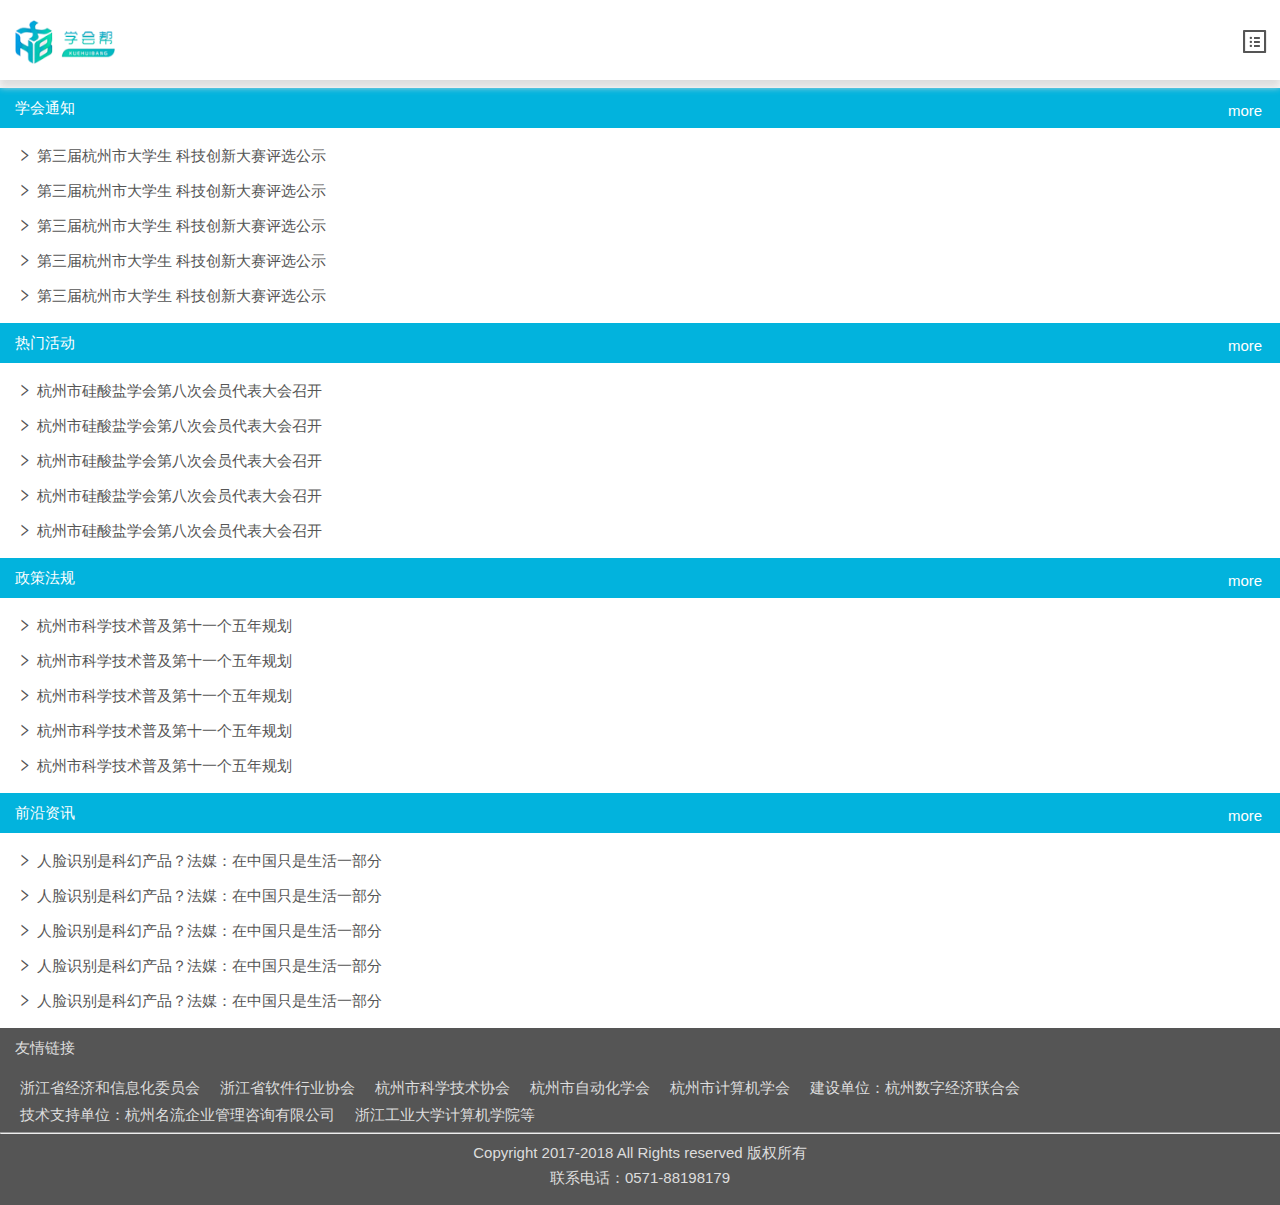
<file: wap/index.html>
<!DOCTYPE html>
<html lang="en">
<head>
    <meta charset="UTF-8">
    <title>学会帮手机站</title>
    <meta name="viewport" content="width=device-width, initial-scale=1.0">
    <link rel="stylesheet" href="css/base.css">
    <link rel="stylesheet" href="css/index.css">
</head>
<body>
    <header>
        <nav>
            <div class="head clearfix">
                <span><a href="index.html"><img src="./images/index_logo.png" alt="logo"></a></span>
                <span id="btn"><span class="iconfont nav_show">&#xe793;</span></span>
            </div>
            <div class="nav">
                <hr>
                <ul>
                    <li><a href="static/logup.html">登录</a></li>
                    <li><a href="static/login.html">注册</a></li>
                    <li><a href="#">学联体</a></li>
                    <li><a href="#">会员桥</a></li>
                    <li><a href="#">专家牛</a></li>
                    <li><a href="#">创新吧</a></li>
                    <li><a href="#">创业园</a></li>
                    <li><a href="#">投融汇</a></li>
                    <li><a href="#">竞技场</a></li>
                    <li><a href="#">实训坊</a></li>
                    <li><a href="#">个人中心</a></li>
                </ul>
            </div>
        </nav>
    </header>
    <section>
<!--学会通知-->
        <div class="top"></div>
        <div class="xhtz">
            <p>学会通知</p>
            <span><a href="static/more.html">more</a></span>
        </div>
        <div class="xhtz_nr">
            <ul>
                <li><span class="iconfont li_r">&#xe7eb;</span><a href="./static/news_detail.html">第三届杭州市大学生 科技创新大赛评选公示</a></li>
                <li><span class="iconfont li_r">&#xe7eb;</span><a href="./static/news_detail.html">第三届杭州市大学生 科技创新大赛评选公示</a></li>
                <li><span class="iconfont li_r">&#xe7eb;</span><a href="./static/news_detail.html">第三届杭州市大学生 科技创新大赛评选公示</a></li>
                <li><span class="iconfont li_r">&#xe7eb;</span><a href="./static/news_detail.html">第三届杭州市大学生 科技创新大赛评选公示</a></li>
                <li><span class="iconfont li_r">&#xe7eb;</span><a href="./static/news_detail.html">第三届杭州市大学生 科技创新大赛评选公示</a></li>
            </ul>
        </div>
<!--热门活动-->
        <div class="xhtz">
            <p>热门活动</p>
            <span><a href="static/more.html">more</a></span>
        </div>
        <div class="xhtz_nr">
            <ul>
                <li><span class="iconfont li_r">&#xe7eb;</span><a href="./static/news_detail.html">杭州市硅酸盐学会第八次会员代表大会召开</a></li>
                <li><span class="iconfont li_r">&#xe7eb;</span><a href="./static/news_detail.html">杭州市硅酸盐学会第八次会员代表大会召开</a></li>
                <li><span class="iconfont li_r">&#xe7eb;</span><a href="./static/news_detail.html">杭州市硅酸盐学会第八次会员代表大会召开</a></li>
                <li><span class="iconfont li_r">&#xe7eb;</span><a href="./static/news_detail.html">杭州市硅酸盐学会第八次会员代表大会召开</a></li>
                <li><span class="iconfont li_r">&#xe7eb;</span><a href="./static/news_detail.html">杭州市硅酸盐学会第八次会员代表大会召开</a></li>
            </ul>
        </div>
<!--政策法规-->
        <div class="xhtz">
            <p>政策法规</p>
            <span><a href="static/more.html">more</a></span>
        </div>
        <div class="xhtz_nr">
            <ul>
                <li><span class="iconfont li_r">&#xe7eb;</span><a href="./static/news_detail.html">杭州市科学技术普及第十一个五年规划</a></li>
                <li><span class="iconfont li_r">&#xe7eb;</span><a href="./static/news_detail.html">杭州市科学技术普及第十一个五年规划</a></li>
                <li><span class="iconfont li_r">&#xe7eb;</span><a href="./static/news_detail.html">杭州市科学技术普及第十一个五年规划</a></li>
                <li><span class="iconfont li_r">&#xe7eb;</span><a href="./static/news_detail.html">杭州市科学技术普及第十一个五年规划</a></li>
                <li><span class="iconfont li_r">&#xe7eb;</span><a href="./static/news_detail.html">杭州市科学技术普及第十一个五年规划</a></li>
            </ul>
        </div>
<!--前沿资讯-->
        <div class="xhtz">
            <p>前沿资讯</p>
            <span><a href="static/more.html">more</a></span>
        </div>
        <div class="xhtz_nr">
            <ul>
                <li><span class="iconfont li_r">&#xe7eb;</span><a href="./static/news_detail.html">人脸识别是科幻产品？法媒：在中国只是生活一部分</a></li>
                <li><span class="iconfont li_r">&#xe7eb;</span><a href="./static/news_detail.html">人脸识别是科幻产品？法媒：在中国只是生活一部分</a></li>
                <li><span class="iconfont li_r">&#xe7eb;</span><a href="./static/news_detail.html">人脸识别是科幻产品？法媒：在中国只是生活一部分</a></li>
                <li><span class="iconfont li_r">&#xe7eb;</span><a href="./static/news_detail.html">人脸识别是科幻产品？法媒：在中国只是生活一部分</a></li>
                <li><span class="iconfont li_r">&#xe7eb;</span><a href="./static/news_detail.html">人脸识别是科幻产品？法媒：在中国只是生活一部分</a></li>
            </ul>
        </div>
    </section>
    <footer>
        <div class="footer clearfix">
            <span>友情链接</span>
            <ul>
                <li><a target="_blank" href="http://www.zjjxw.gov.cn/">浙江省经济和信息化委员会</a></li>
                <li><a target="_blank" href="http://www.zsia.org/">浙江省软件行业协会</a></li>
                <li><a target="_blank" href="http://www.hkx.org.cn/">杭州市科学技术协会</a></li>
                <li><a target="_blank" href="http://www.hkx.org.cn/xhjj/lxxh.asp?id=17">杭州市自动化学会</a></li>
                <li><a target="_blank" href="http://www.hzcf.org.cn/">杭州市计算机学会</a></li>
                <li><a target="_blank" href="http://183.136.177.31/">建设单位：杭州数字经济联合会</a></li>
                <li><a target="_blank" href="http://www.hzmingxing.com/">技术支持单位：杭州名流企业管理咨询有限公司</a></li>
                <li><a target="_blank" href="http://www.hzmingxing.com/">浙江工业大学计算机学院等</a></li>
            </ul>
            <hr />
            <p>Copyright 2017-2018 All Rights reserved 版权所有</p>
            <p>联系电话：0571-88198179</p>
        </div>
    </footer>
    <script src="js/jquery-1.12.4.js"></script>
    <script>
        $(function () {
           $("#btn").click(function () {
                $(".nav").slideToggle(300);
               $(".iconfont").toggleClass("red");
           })
        });
    </script>
</body>
</html>
</file>
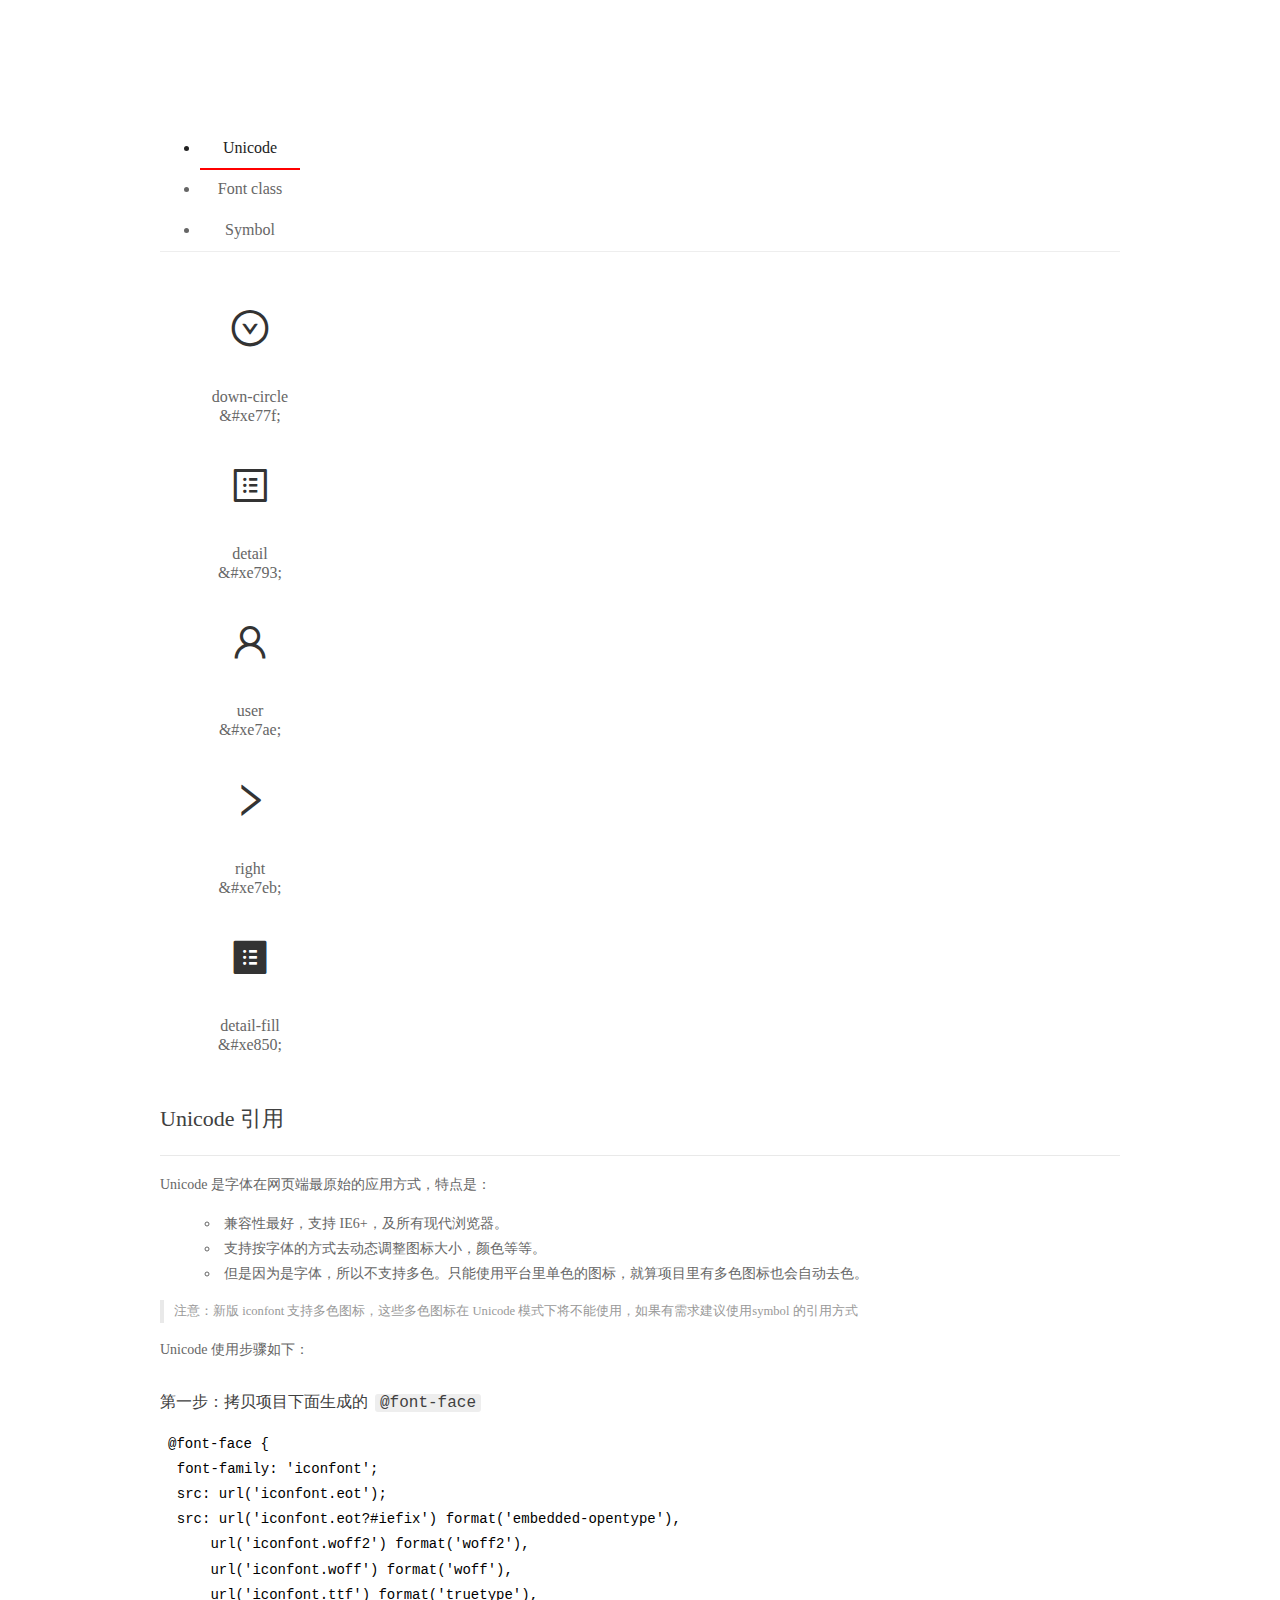
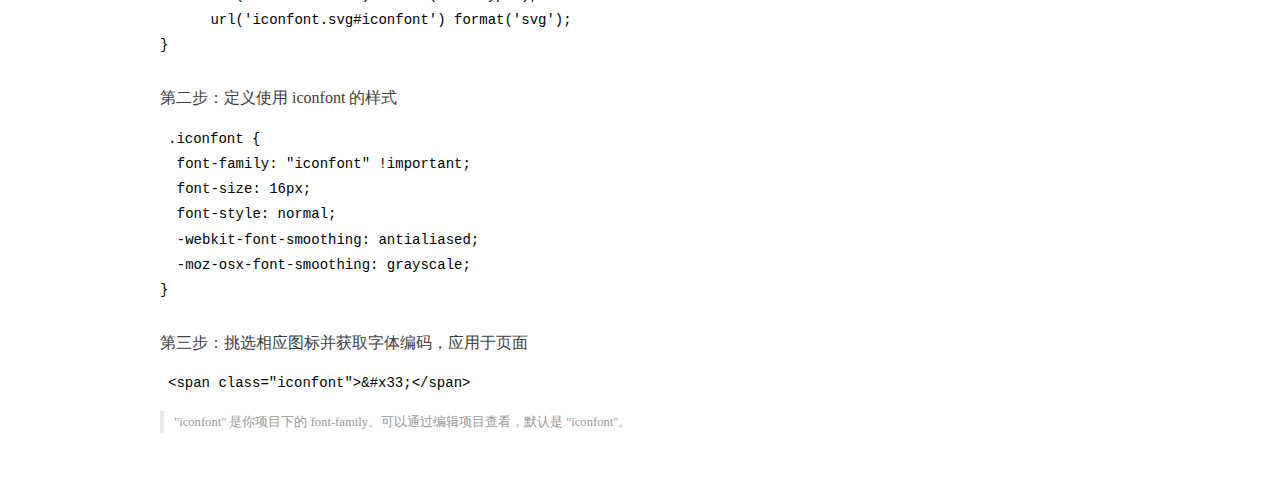
<file: wap/font/demo_index.html>
<!DOCTYPE html>
<html>
<head>
  <meta charset="utf-8"/>
  <title>IconFont Demo</title>
  <link rel="shortcut icon" href="https://gtms04.alicdn.com/tps/i4/TB1_oz6GVXXXXaFXpXXJDFnIXXX-64-64.ico" type="image/x-icon"/>
  <link rel="stylesheet" href="https://g.alicdn.com/thx/cube/1.3.2/cube.min.css">
  <link rel="stylesheet" href="demo.css">
  <link rel="stylesheet" href="iconfont.css">
  <script src="iconfont.js"></script>
  <!-- jQuery -->
  <script src="https://a1.alicdn.com/oss/uploads/2018/12/26/7bfddb60-08e8-11e9-9b04-53e73bb6408b.js"></script>
  <!-- 代码高亮 -->
  <script src="https://a1.alicdn.com/oss/uploads/2018/12/26/a3f714d0-08e6-11e9-8a15-ebf944d7534c.js"></script>
</head>
<body>
  <div class="main">
    <h1 class="logo"><a href="https://www.iconfont.cn/" title="iconfont 首页" target="_blank">&#xe86b;</a></h1>
    <div class="nav-tabs">
      <ul id="tabs" class="dib-box">
        <li class="dib active"><span>Unicode</span></li>
        <li class="dib"><span>Font class</span></li>
        <li class="dib"><span>Symbol</span></li>
      </ul>
      
    </div>
    <div class="tab-container">
      <div class="content unicode" style="display: block;">
          <ul class="icon_lists dib-box">
          
            <li class="dib">
              <span class="icon iconfont">&#xe77f;</span>
                <div class="name">down-circle</div>
                <div class="code-name">&amp;#xe77f;</div>
              </li>
          
            <li class="dib">
              <span class="icon iconfont">&#xe793;</span>
                <div class="name">detail</div>
                <div class="code-name">&amp;#xe793;</div>
              </li>
          
            <li class="dib">
              <span class="icon iconfont">&#xe7ae;</span>
                <div class="name">user</div>
                <div class="code-name">&amp;#xe7ae;</div>
              </li>
          
            <li class="dib">
              <span class="icon iconfont">&#xe7eb;</span>
                <div class="name">right</div>
                <div class="code-name">&amp;#xe7eb;</div>
              </li>
          
            <li class="dib">
              <span class="icon iconfont">&#xe850;</span>
                <div class="name">detail-fill</div>
                <div class="code-name">&amp;#xe850;</div>
              </li>
          
          </ul>
          <div class="article markdown">
          <h2 id="unicode-">Unicode 引用</h2>
          <hr>

          <p>Unicode 是字体在网页端最原始的应用方式，特点是：</p>
          <ul>
            <li>兼容性最好，支持 IE6+，及所有现代浏览器。</li>
            <li>支持按字体的方式去动态调整图标大小，颜色等等。</li>
            <li>但是因为是字体，所以不支持多色。只能使用平台里单色的图标，就算项目里有多色图标也会自动去色。</li>
          </ul>
          <blockquote>
            <p>注意：新版 iconfont 支持多色图标，这些多色图标在 Unicode 模式下将不能使用，如果有需求建议使用symbol 的引用方式</p>
          </blockquote>
          <p>Unicode 使用步骤如下：</p>
          <h3 id="-font-face">第一步：拷贝项目下面生成的 <code>@font-face</code></h3>
<pre><code class="language-css"
>@font-face {
  font-family: 'iconfont';
  src: url('iconfont.eot');
  src: url('iconfont.eot?#iefix') format('embedded-opentype'),
      url('iconfont.woff2') format('woff2'),
      url('iconfont.woff') format('woff'),
      url('iconfont.ttf') format('truetype'),
      url('iconfont.svg#iconfont') format('svg');
}
</code></pre>
          <h3 id="-iconfont-">第二步：定义使用 iconfont 的样式</h3>
<pre><code class="language-css"
>.iconfont {
  font-family: "iconfont" !important;
  font-size: 16px;
  font-style: normal;
  -webkit-font-smoothing: antialiased;
  -moz-osx-font-smoothing: grayscale;
}
</code></pre>
          <h3 id="-">第三步：挑选相应图标并获取字体编码，应用于页面</h3>
<pre>
<code class="language-html"
>&lt;span class="iconfont"&gt;&amp;#x33;&lt;/span&gt;
</code></pre>
          <blockquote>
            <p>"iconfont" 是你项目下的 font-family。可以通过编辑项目查看，默认是 "iconfont"。</p>
          </blockquote>
          </div>
      </div>
      <div class="content font-class">
        <ul class="icon_lists dib-box">
          
          <li class="dib">
            <span class="icon iconfont icon-down-circle"></span>
            <div class="name">
              down-circle
            </div>
            <div class="code-name">.icon-down-circle
            </div>
          </li>
          
          <li class="dib">
            <span class="icon iconfont icon-detail"></span>
            <div class="name">
              detail
            </div>
            <div class="code-name">.icon-detail
            </div>
          </li>
          
          <li class="dib">
            <span class="icon iconfont icon-user"></span>
            <div class="name">
              user
            </div>
            <div class="code-name">.icon-user
            </div>
          </li>
          
          <li class="dib">
            <span class="icon iconfont icon-right"></span>
            <div class="name">
              right
            </div>
            <div class="code-name">.icon-right
            </div>
          </li>
          
          <li class="dib">
            <span class="icon iconfont icon-detail-fill"></span>
            <div class="name">
              detail-fill
            </div>
            <div class="code-name">.icon-detail-fill
            </div>
          </li>
          
        </ul>
        <div class="article markdown">
        <h2 id="font-class-">font-class 引用</h2>
        <hr>

        <p>font-class 是 Unicode 使用方式的一种变种，主要是解决 Unicode 书写不直观，语意不明确的问题。</p>
        <p>与 Unicode 使用方式相比，具有如下特点：</p>
        <ul>
          <li>兼容性良好，支持 IE8+，及所有现代浏览器。</li>
          <li>相比于 Unicode 语意明确，书写更直观。可以很容易分辨这个 icon 是什么。</li>
          <li>因为使用 class 来定义图标，所以当要替换图标时，只需要修改 class 里面的 Unicode 引用。</li>
          <li>不过因为本质上还是使用的字体，所以多色图标还是不支持的。</li>
        </ul>
        <p>使用步骤如下：</p>
        <h3 id="-fontclass-">第一步：引入项目下面生成的 fontclass 代码：</h3>
<pre><code class="language-html">&lt;link rel="stylesheet" href="./iconfont.css"&gt;
</code></pre>
        <h3 id="-">第二步：挑选相应图标并获取类名，应用于页面：</h3>
<pre><code class="language-html">&lt;span class="iconfont icon-xxx"&gt;&lt;/span&gt;
</code></pre>
        <blockquote>
          <p>"
            iconfont" 是你项目下的 font-family。可以通过编辑项目查看，默认是 "iconfont"。</p>
        </blockquote>
      </div>
      </div>
      <div class="content symbol">
          <ul class="icon_lists dib-box">
          
            <li class="dib">
                <svg class="icon svg-icon" aria-hidden="true">
                  <use xlink:href="#icon-down-circle"></use>
                </svg>
                <div class="name">down-circle</div>
                <div class="code-name">#icon-down-circle</div>
            </li>
          
            <li class="dib">
                <svg class="icon svg-icon" aria-hidden="true">
                  <use xlink:href="#icon-detail"></use>
                </svg>
                <div class="name">detail</div>
                <div class="code-name">#icon-detail</div>
            </li>
          
            <li class="dib">
                <svg class="icon svg-icon" aria-hidden="true">
                  <use xlink:href="#icon-user"></use>
                </svg>
                <div class="name">user</div>
                <div class="code-name">#icon-user</div>
            </li>
          
            <li class="dib">
                <svg class="icon svg-icon" aria-hidden="true">
                  <use xlink:href="#icon-right"></use>
                </svg>
                <div class="name">right</div>
                <div class="code-name">#icon-right</div>
            </li>
          
            <li class="dib">
                <svg class="icon svg-icon" aria-hidden="true">
                  <use xlink:href="#icon-detail-fill"></use>
                </svg>
                <div class="name">detail-fill</div>
                <div class="code-name">#icon-detail-fill</div>
            </li>
          
          </ul>
          <div class="article markdown">
          <h2 id="symbol-">Symbol 引用</h2>
          <hr>

          <p>这是一种全新的使用方式，应该说这才是未来的主流，也是平台目前推荐的用法。相关介绍可以参考这篇<a href="">文章</a>
            这种用法其实是做了一个 SVG 的集合，与另外两种相比具有如下特点：</p>
          <ul>
            <li>支持多色图标了，不再受单色限制。</li>
            <li>通过一些技巧，支持像字体那样，通过 <code>font-size</code>, <code>color</code> 来调整样式。</li>
            <li>兼容性较差，支持 IE9+，及现代浏览器。</li>
            <li>浏览器渲染 SVG 的性能一般，还不如 png。</li>
          </ul>
          <p>使用步骤如下：</p>
          <h3 id="-symbol-">第一步：引入项目下面生成的 symbol 代码：</h3>
<pre><code class="language-html">&lt;script src="./iconfont.js"&gt;&lt;/script&gt;
</code></pre>
          <h3 id="-css-">第二步：加入通用 CSS 代码（引入一次就行）：</h3>
<pre><code class="language-html">&lt;style&gt;
.icon {
  width: 1em;
  height: 1em;
  vertical-align: -0.15em;
  fill: currentColor;
  overflow: hidden;
}
&lt;/style&gt;
</code></pre>
          <h3 id="-">第三步：挑选相应图标并获取类名，应用于页面：</h3>
<pre><code class="language-html">&lt;svg class="icon" aria-hidden="true"&gt;
  &lt;use xlink:href="#icon-xxx"&gt;&lt;/use&gt;
&lt;/svg&gt;
</code></pre>
          </div>
      </div>

    </div>
  </div>
  <script>
  $(document).ready(function () {
      $('.tab-container .content:first').show()

      $('#tabs li').click(function (e) {
        var tabContent = $('.tab-container .content')
        var index = $(this).index()

        if ($(this).hasClass('active')) {
          return
        } else {
          $('#tabs li').removeClass('active')
          $(this).addClass('active')

          tabContent.hide().eq(index).fadeIn()
        }
      })
    })
  </script>
</body>
</html>
</file>
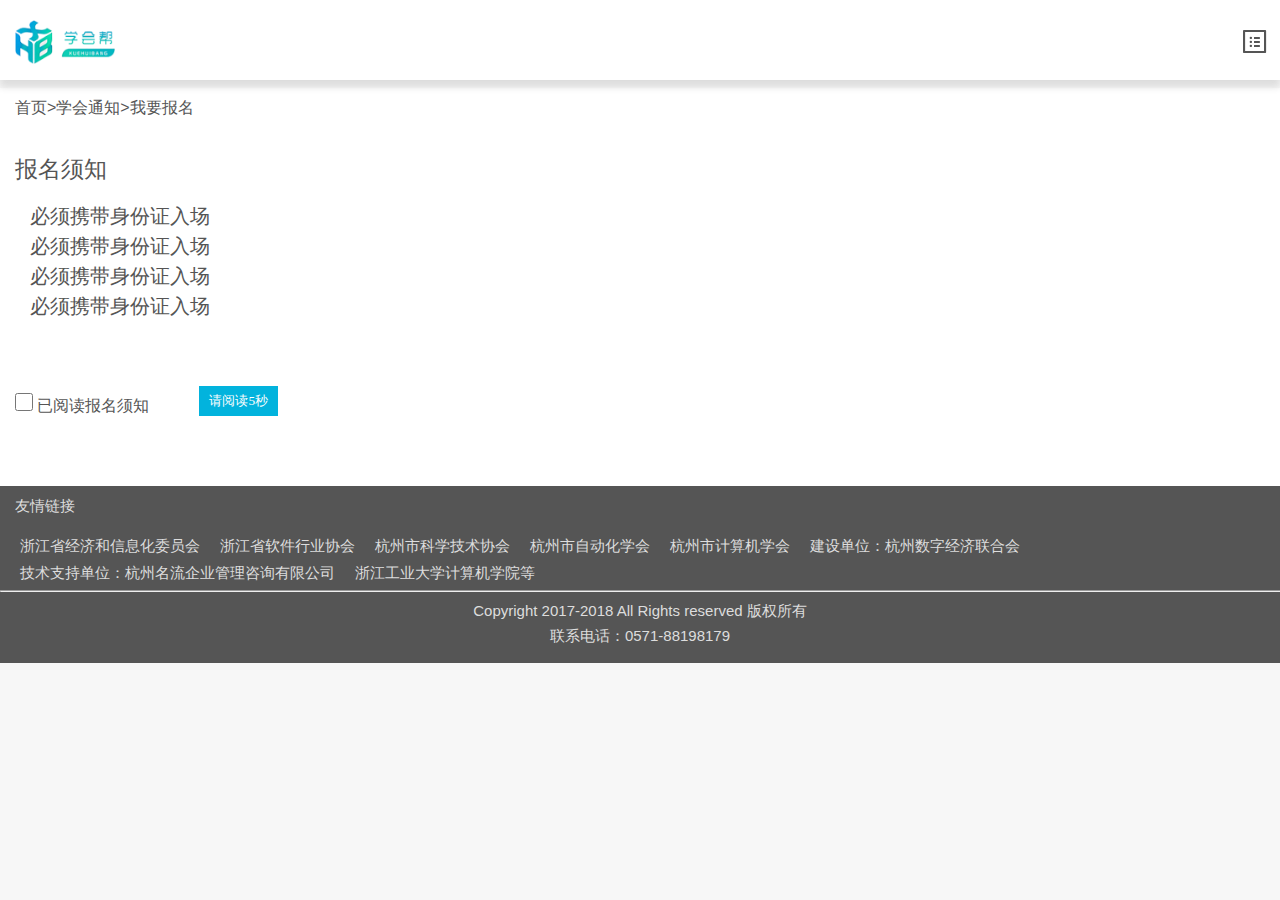
<file: wap/static/apply.html>
<!DOCTYPE html>
<html lang="en">
<head>
    <meta charset="UTF-8">
    <title>学会帮手机站</title>
    <meta name="viewport" content="width=device-width, initial-scale=1.0">
    <link rel="stylesheet" href="../css/base.css">
    <link rel="stylesheet" href="../css/index.css">
    <link rel="stylesheet" href="../css/news.css">
    <link rel="stylesheet" href="../css/apply.css">
</head>
<body>
<header>
    <nav>
        <div class="head clearfix">
            <span><a href="../index.html"><img src="../images/index_logo.png" alt="logo"></a></span>
            <span id="btn"><span class="iconfont nav_show">&#xe793;</span></span>
        </div>
        <div class="nav">
            <hr>
            <ul>
                <li><a href="#">登录</a></li>
                <li><a href="login.html">注册</a></li>
                <li><a href="#">学联体</a></li>
                <li><a href="#">会员桥</a></li>
                <li><a href="#">专家牛</a></li>
                <li><a href="#">创新吧</a></li>
                <li><a href="#">创业园</a></li>
                <li><a href="#">投融汇</a></li>
                <li><a href="#">竞技场</a></li>
                <li><a href="#">实训坊</a></li>
                <li><a href="#">个人中心</a></li>
            </ul>
        </div>
    </nav>
</header>
<div class="top"></div>
<section id="bgc">
    <p><a href="../index.html">首页</a>><a href="news_detail.html">学会通知</a>>我要报名</p>
    <p>报名须知</p>
    <div class="xz">
        必须携带身份证入场 <br />
        必须携带身份证入场 <br />
        必须携带身份证入场 <br />
        必须携带身份证入场 <br />
    </div>
    <div class="form">
        <form action="" method="post">
            <p><input type="checkbox"/>&nbsp;已阅读报名须知</p>
            <input id="btn1" type="button" value="请阅读5秒" disabled="disabled" />
        </form>
    </div>
</section>
<footer>
    <div class="footer clearfix">
        <span>友情链接</span>
        <ul>
            <li><a href="#">浙江省经济和信息化委员会</a></li>
            <li><a href="#">浙江省软件行业协会</a></li>
            <li><a href="#">杭州市科学技术协会</a></li>
            <li><a href="#">杭州市自动化学会</a></li>
            <li><a href="#">杭州市计算机学会</a></li>
            <li><a href="#">建设单位：杭州数字经济联合会</a></li>
            <li><a href="#">技术支持单位：杭州名流企业管理咨询有限公司</a></li>
            <li><a href="#">浙江工业大学计算机学院等</a></li>
        </ul>
        <hr />
        <p>Copyright 2017-2018 All Rights reserved 版权所有</p>
        <p>联系电话：0571-88198179</p>
    </div>
</footer>
<script src="../js/jquery-1.12.4.js"></script>
<script>
    $(function () {
        $("#btn").click(function () {
            $(".nav").slideToggle(300);
            $(".iconfont").toggleClass("red");
        })

    });

    var num = 4;
    //设置定时器
    var txtnum = setInterval(function () {
        $("#btn1").val("请阅读" + num + "秒");
        if (num == 0) {
            $("#btn1").val("确定报名").attr("disabled", false);
            clearInterval(txtnum);
        }
        num--;
    },1000);
</script>
</body>
</html>
</file>
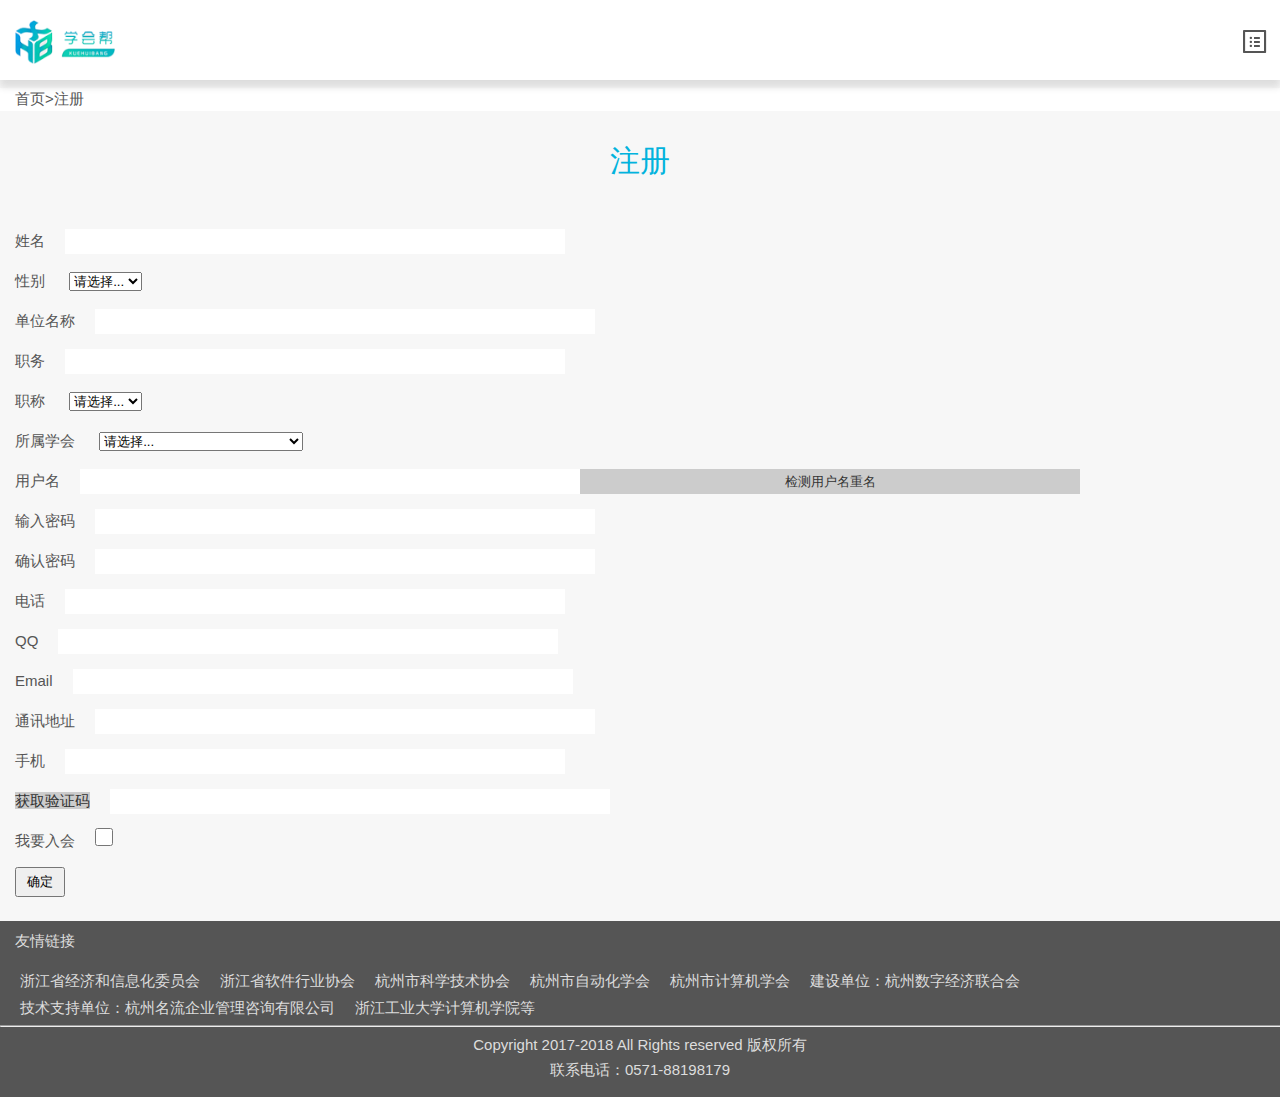
<file: wap/static/login.html>
<!DOCTYPE html>
<html lang="en">
<head>
    <meta charset="UTF-8">
    <title>学会帮手机站</title>
    <meta name="viewport" content="width=device-width, initial-scale=1.0">
    <link rel="stylesheet" href="../css/base.css">
    <link rel="stylesheet" href="../css/index.css">
    <link rel="stylesheet" href="../css/news.css">
    <link rel="stylesheet" href="../css/apply.css">
    <link rel="stylesheet" href="../css/login.css">
</head>
<body>
<header>
    <nav>
        <div class="head clearfix">
            <span><a href="../index.html"><img src="../images/index_logo.png" alt="logo"></a></span>
            <span id="btn"><span class="iconfont nav_show">&#xe793;</span></span>
        </div>
        <div class="nav">
            <hr>
            <ul>
                <li><a href="logup.html">登录</a></li>
                <li><a href="login.html">注册</a></li>
                <li><a href="#">学联体</a></li>
                <li><a href="#">会员桥</a></li>
                <li><a href="#">专家牛</a></li>
                <li><a href="#">创新吧</a></li>
                <li><a href="#">创业园</a></li>
                <li><a href="#">投融汇</a></li>
                <li><a href="#">竞技场</a></li>
                <li><a href="#">实训坊</a></li>
                <li><a href="#">个人中心</a></li>
            </ul>
        </div>
    </nav>
</header>
<div class="top"></div>
<div id="bgc"><p><a href="../index.html">首页</a>>注册</p></div>
<section>
    <div class="dlzc">注册</div>
    <div class="login">
        <form action="" method="post">
            <div>
                <label for="name">姓名</label><input type="text" id="name">
            </div>
            <div>
                <label for="sex">性别</label>
                <select id="sex" >
                    <option value="">请选择...</option>
                    <option value="男">男</option>
                    <option value="女">女</option>
                </select>
            </div>
            <div>
                <label for="company">单位名称</label><input type="text" id="company">
            </div>
            <div>
                <label for="job">职务</label><input type="text" id="job">
            </div>
            <div>
                <label for="title">职称</label>
                <select id="title">
                    <option value="">请选择...</option>

                    <option value="初级">初级</option>

                    <option value="副高级">副高级</option>

                    <option value="正高级">正高级</option>

                    <option value="中级">中级</option>

                </select>
            </div>
            <div>
                <label for="lean_club">所属学会</label>
                <select id="lean_club">
                    <option value="">请选择...</option>

                    <option value="杭州经济国际科技交流协会">杭州经济国际科技交流协会</option>

                    <option value="杭州经济科技国际交流研究会">杭州经济科技国际交流研究会</option>

                    <option value="杭州青年科技工作者协会">杭州青年科技工作者协会</option>

                    <option value="杭州市保健服务行业协会">杭州市保健服务行业协会</option>

                    <option value="杭州市标准化学会">杭州市标准化学会</option>

                    <option value="杭州市蚕桑学会">杭州市蚕桑学会</option>

                    <option value="杭州市茶叶学会">杭州市茶叶学会</option>

                    <option value="杭州市创业发展促进会">杭州市创业发展促进会</option>

                    <option value="杭州市电镀行业协会">杭州市电镀行业协会</option>

                    <option value="杭州市电子政务学会">杭州市电子政务学会</option>

                    <option value="杭州市纺织工程学会">杭州市纺织工程学会</option>

                    <option value="杭州市风景园林学会">杭州市风景园林学会</option>

                    <option value="杭州市工艺美术协会">杭州市工艺美术协会</option>

                    <option value="杭州市护理学会">杭州市护理学会</option>

                    <option value="杭州市化工学会">杭州市化工学会</option>

                    <option value="杭州市环境科学学会">杭州市环境科学学会</option>

                    <option value="杭州市机械工程学会">杭州市机械工程学会</option>

                    <option value="杭州市基建优化研究会">杭州市基建优化研究会</option>

                    <option value="杭州市计算机学会">杭州市计算机学会</option>

                    <option value="杭州市建筑装饰学会">杭州市建筑装饰学会</option>

                    <option value="杭州市健康促进协会">杭州市健康促进协会</option>

                    <option value="杭州市交通运输学会">杭州市交通运输学会</option>

                    <option value="杭州市教育学会">杭州市教育学会</option>

                    <option value="杭州市结构与地基处理研究会">杭州市结构与地基处理研究会</option>

                    <option value="杭州市抗癌协会">杭州市抗癌协会</option>

                    <option value="杭州市科技传播学会">杭州市科技传播学会</option>

                    <option value="杭州市科技合作促进会">杭州市科技合作促进会</option>

                    <option value="杭州市科技咨询协会">杭州市科技咨询协会</option>

                    <option value="杭州市科普教育基地联合会">杭州市科普教育基地联合会</option>

                    <option value="杭州市科普作家协会">杭州市科普作家协会</option>

                    <option value="杭州市科学美术协会 ">杭州市科学美术协会 </option>

                    <option value="杭州市科研院所所长协会">杭州市科研院所所长协会</option>

                    <option value="杭州市可再生能源行业协会">杭州市可再生能源行业协会</option>

                    <option value="杭州市老科技工作者协会">杭州市老科技工作者协会</option>

                    <option value="杭州市民营口腔医疗协会">杭州市民营口腔医疗协会</option>

                    <option value="杭州市能源学会">杭州市能源学会</option>

                    <option value="杭州市鸟类与生态研究会">杭州市鸟类与生态研究会</option>

                    <option value="杭州市企业科协工作研究会">杭州市企业科协工作研究会</option>

                    <option value="杭州市青少年科技辅导员协会">杭州市青少年科技辅导员协会</option>

                    <option value="杭州市人工智能学会">杭州市人工智能学会</option>

                    <option value="杭州市软件行业协会">杭州市软件行业协会</option>

                    <option value="杭州市设计方法学研究会">杭州市设计方法学研究会</option>

                    <option value="杭州市设计方法研究会">杭州市设计方法研究会</option>

                    <option value="杭州市社会评价与治理中心">杭州市社会评价与治理中心</option>

                    <option value="杭州市食品营养学会">杭州市食品营养学会</option>

                    <option value="杭州市食用菌协会">杭州市食用菌协会</option>

                    <option value="杭州市蔬菜产业协会">杭州市蔬菜产业协会</option>

                    <option value="杭州市水生植物学会">杭州市水生植物学会</option>

                    <option value="杭州市太阳能光伏产业协会">杭州市太阳能光伏产业协会</option>

                    <option value="杭州市天文学会">杭州市天文学会</option>

                    <option value="杭州市图书馆协会">杭州市图书馆协会</option>

                    <option value="杭州市土木建筑学会">杭州市土木建筑学会</option>

                    <option value="杭州市网络安全行业协会">杭州市网络安全行业协会</option>

                    <option value="杭州市物联网行业协会">杭州市物联网行业协会</option>

                    <option value="杭州市心理卫生协会">杭州市心理卫生协会</option>

                    <option value="杭州市心理学会">杭州市心理学会</option>

                    <option value="杭州市信息安全协会">杭州市信息安全协会</option>

                    <option value="杭州市信息经济人才协会">杭州市信息经济人才协会</option>

                    <option value="杭州市虚拟与现实行业协会">杭州市虚拟与现实行业协会</option>

                    <option value="杭州市畜牧兽医学会">杭州市畜牧兽医学会</option>

                    <option value="杭州市药学会">杭州市药学会</option>

                    <option value="杭州市医学会">杭州市医学会</option>

                    <option value="杭州市仪器仪表学会">杭州市仪器仪表学会</option>

                    <option value="杭州市移动互联网技术学会">杭州市移动互联网技术学会</option>

                    <option value="杭州市有机产业协会">杭州市有机产业协会</option>

                    <option value="杭州市园艺学会">杭州市园艺学会</option>

                    <option value="杭州市针灸推拿学会">杭州市针灸推拿学会</option>

                    <option value="杭州市质量技术学会">杭州市质量技术学会</option>

                    <option value="杭州市质量协会">杭州市质量协会</option>

                    <option value="杭州市中西医结合学会">杭州市中西医结合学会</option>

                    <option value="杭州市中医药协会">杭州市中医药协会</option>

                    <option value="杭州市自动化行业协会">杭州市自动化行业协会</option>

                    <option value="杭州市自动化学会">杭州市自动化学会</option>

                    <option value="杭州市自然科学教学研究会">杭州市自然科学教学研究会</option>

                    <option value="浙江省现代智慧城市研究院">浙江省现代智慧城市研究院</option>

                    <option value="中国仪器仪表学会杭州服务中心">中国仪器仪表学会杭州服务中心</option>

                    <option value="非会员">非会员</option>
                </select>
            </div>
            <div>
                <label for="username">用户名</label><input type="text" id="username"><input type="button" class="hqyzm" style="text-align-all: center" value="检测用户名重名">
            </div>
            <div>
                <label for="password">输入密码</label><input type="password" id="password">
            </div>
            <div>
                <label for="confirmPassword">确认密码</label><input type="password" id="confirmPassword">
            </div>
            <div>
                <label for="number">电话</label><input type="text" id="number">
            </div>
            <div>
                <label for="qq">QQ</label><input type="text" id="qq">
            </div>
            <div>
                <label for="email">Email</label><input type="text" id="email">
            </div>
            <div>
                <label for="adress">通讯地址</label><input type="text" id="adress">
            </div>
            <div>
                <label for="phone">手机</label><input type="text" id="phone">
            </div>
            <div>
                <label for="verificationCode" class="hqyzm">获取验证码</label><input type="text" id="verificationCode">
            </div>
            <div>
                <label for="join">我要入会</label><input type="checkbox" id="join">
            </div>
            <div>
                <button value="确定" class="anniu">确定</button>
            </div>

        </form>
    </div>
</section>
<footer>
    <div class="footer clearfix">
        <span>友情链接</span>
        <ul>
            <li><a target="_blank" href="http://www.zjjxw.gov.cn/">浙江省经济和信息化委员会</a></li>
            <li><a target="_blank" href="http://www.zsia.org/">浙江省软件行业协会</a></li>
            <li><a target="_blank" href="http://www.hkx.org.cn/">杭州市科学技术协会</a></li>
            <li><a target="_blank" href="http://www.hkx.org.cn/xhjj/lxxh.asp?id=17">杭州市自动化学会</a></li>
            <li><a target="_blank" href="http://www.hzcf.org.cn/">杭州市计算机学会</a></li>
            <li><a target="_blank" href="http://183.136.177.31/">建设单位：杭州数字经济联合会</a></li>
            <li><a target="_blank" href="http://www.hzmingxing.com/">技术支持单位：杭州名流企业管理咨询有限公司</a></li>
            <li><a target="_blank" href="http://www.hzmingxing.com/">浙江工业大学计算机学院等</a></li>
        </ul>
        <hr />
        <p>Copyright 2017-2018 All Rights reserved 版权所有</p>
        <p>联系电话：0571-88198179</p>
    </div>
</footer>
<script src="../js/jquery-1.12.4.js"></script>
<script>
    $(function () {
        $("#btn").click(function () {
            $(".nav").slideToggle(300);
            $(".iconfont").toggleClass("red");
        })

    });

    var num = 4;
    //设置定时器
    var txtnum = setInterval(function () {
        $("#btn1").val("请阅读" + num + "秒");
        if (num == 0) {
            $("#btn1").val("确定报名").attr("disabled", false);
            clearInterval(txtnum);
        }
        num--;
    },1000);
</script>
</body>
</html>
</file>
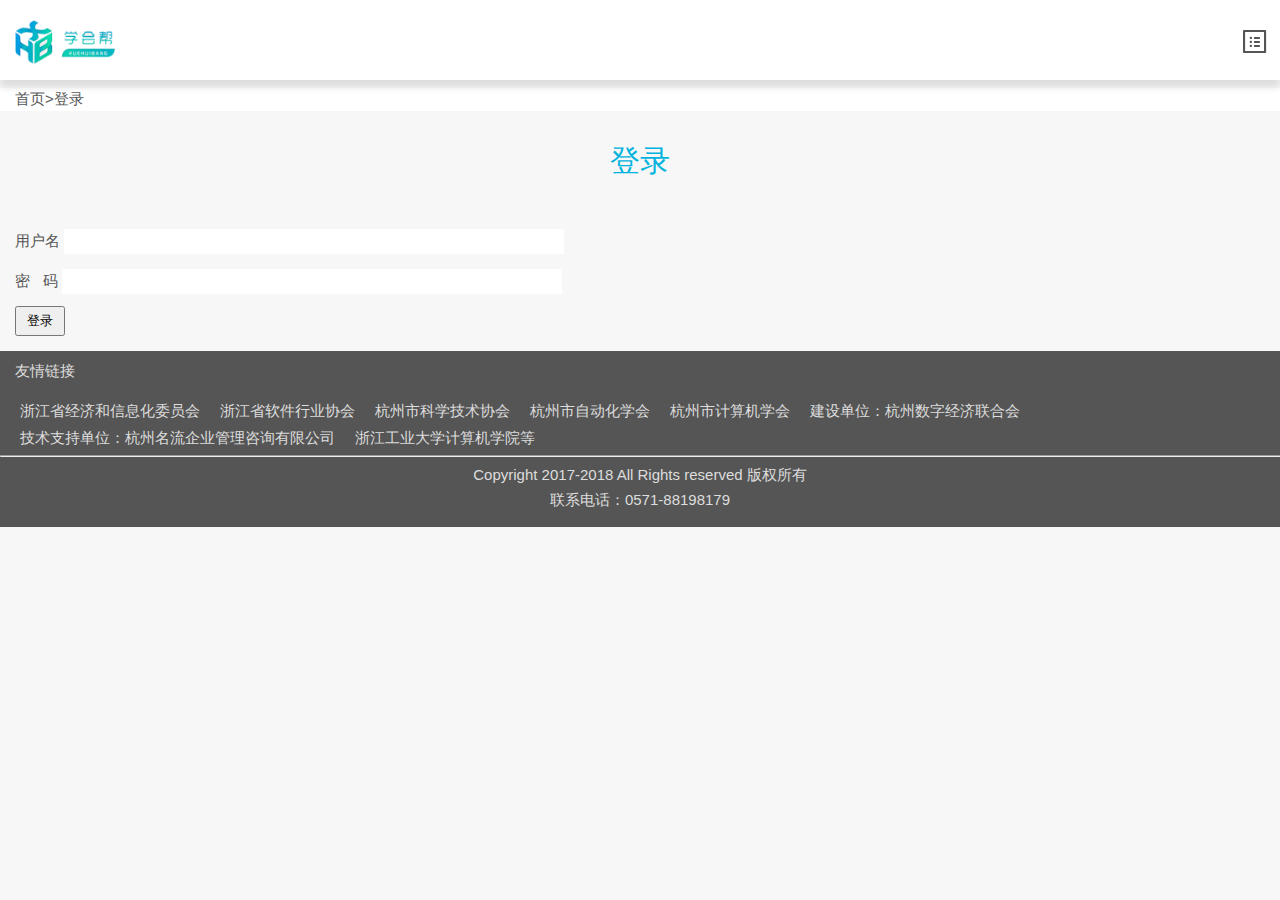
<file: wap/static/logup.html>
<!DOCTYPE html>
<html lang="en">
<head>
    <meta charset="UTF-8">
    <title>学会帮手机站</title>
    <meta name="viewport" content="width=device-width, initial-scale=1.0">
    <link rel="stylesheet" href="../css/base.css">
    <link rel="stylesheet" href="../css/index.css">
    <link rel="stylesheet" href="../css/news.css">
    <link rel="stylesheet" href="../css/apply.css">
    <link rel="stylesheet" href="../css/login.css">
</head>
<body>
<header>
    <nav>
        <div class="head clearfix">
            <span><a href="../index.html"><img src="../images/index_logo.png" alt="logo"></a></span>
            <span id="btn"><span class="iconfont nav_show">&#xe793;</span></span>
        </div>
        <div class="nav">
            <hr>
            <ul>
                <li><a href="logup.html">登录</a></li>
                <li><a href="login.html">注册</a></li>
                <li><a href="#">学联体</a></li>
                <li><a href="#">会员桥</a></li>
                <li><a href="#">专家牛</a></li>
                <li><a href="#">创新吧</a></li>
                <li><a href="#">创业园</a></li>
                <li><a href="#">投融汇</a></li>
                <li><a href="#">竞技场</a></li>
                <li><a href="#">实训坊</a></li>
                <li><a href="#">个人中心</a></li>
            </ul>
        </div>
    </nav>
</header>
<div class="top"></div>
<div id="bgc"><p><a href="../index.html">首页</a>>登录</p></div>
<div class="dlzc">登录</div>
<section>
    <div class="login">
        <form action="" method="post">
            <div>
                <label for="username">用户名&nbsp;<input type="text" id="username" name="name"></label>
            </div>
            <div>
                <label for="password">密&nbsp;&nbsp;&nbsp;码&nbsp;<input type="password" id="password" name="name"></label>
            </div>
            <button class="anniu" value="登录">登录</button>
        </form>
    </div>
</section>
<footer>
    <div class="footer clearfix">
        <span>友情链接</span>
        <ul>
            <li><a target="_blank" href="http://www.zjjxw.gov.cn/">浙江省经济和信息化委员会</a></li>
            <li><a target="_blank" href="http://www.zsia.org/">浙江省软件行业协会</a></li>
            <li><a target="_blank" href="http://www.hkx.org.cn/">杭州市科学技术协会</a></li>
            <li><a target="_blank" href="http://www.hkx.org.cn/xhjj/lxxh.asp?id=17">杭州市自动化学会</a></li>
            <li><a target="_blank" href="http://www.hzcf.org.cn/">杭州市计算机学会</a></li>
            <li><a target="_blank" href="http://183.136.177.31/">建设单位：杭州数字经济联合会</a></li>
            <li><a target="_blank" href="http://www.hzmingxing.com/">技术支持单位：杭州名流企业管理咨询有限公司</a></li>
            <li><a target="_blank" href="http://www.hzmingxing.com/">浙江工业大学计算机学院等</a></li>
        </ul>
        <hr />
        <p>Copyright 2017-2018 All Rights reserved 版权所有</p>
        <p>联系电话：0571-88198179</p>
    </div>
</footer>
<script src="../js/jquery-1.12.4.js"></script>
<script>
    $(function () {
        $("#btn").click(function () {
            $(".nav").slideToggle(300);
            $(".iconfont").toggleClass("red");
        })

    });

</script>
</body>
</html>
</file>
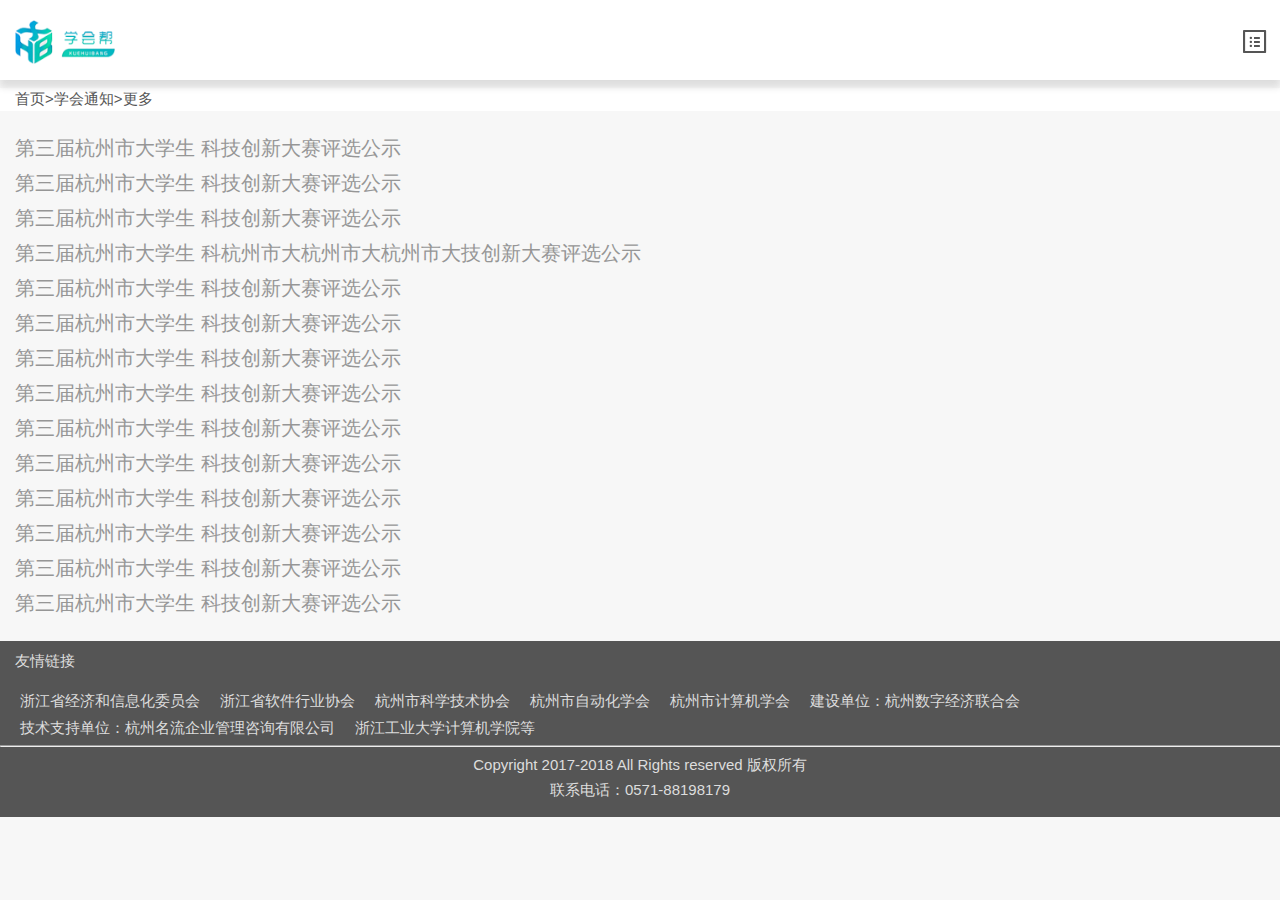
<file: wap/static/more.html>
<!DOCTYPE html>
<html lang="en">
<head>
    <meta charset="UTF-8">
    <title>学会帮手机站</title>
    <meta name="viewport" content="width=device-width, initial-scale=1.0">
    <link rel="stylesheet" href="../css/base.css">
    <link rel="stylesheet" href="../css/index.css">
    <link rel="stylesheet" href="../css/news.css">
    <link rel="stylesheet" href="../css/apply.css">
</head>
<body>
<header>
    <nav>
        <div class="head clearfix">
            <span><a href="../index.html"><img src="../images/index_logo.png" alt="logo"></a></span>
            <span id="btn"><span class="iconfont nav_show">&#xe793;</span></span>
        </div>
        <div class="nav">
            <hr>
            <ul>
                <li><a href="logup.html">登录</a></li>
                <li><a href="login.html">注册</a></li>
                <li><a href="#">学联体</a></li>
                <li><a href="#">会员桥</a></li>
                <li><a href="#">专家牛</a></li>
                <li><a href="#">创新吧</a></li>
                <li><a href="#">创业园</a></li>
                <li><a href="#">投融汇</a></li>
                <li><a href="#">竞技场</a></li>
                <li><a href="#">实训坊</a></li>
                <li><a href="#">个人中心</a></li>
            </ul>
        </div>
    </nav>
</header>
<div class="top"></div>
<div id="bgc"><p><a href="../index.html">首页</a>>学会通知>更多</p></div>
<section>
    <ul class="more_list">
        <li><a href="news_detail.html">第三届杭州市大学生 科技创新大赛评选公示</a></li>
        <li><a href="news_detail.html">第三届杭州市大学生 科技创新大赛评选公示</a></li>
        <li><a href="news_detail.html">第三届杭州市大学生 科技创新大赛评选公示</a></li>
        <li><a href="news_detail.html">第三届杭州市大学生 科杭州市大杭州市大杭州市大技创新大赛评选公示</a></li>
        <li><a href="news_detail.html">第三届杭州市大学生 科技创新大赛评选公示</a></li>
        <li><a href="news_detail.html">第三届杭州市大学生 科技创新大赛评选公示</a></li>
        <li><a href="news_detail.html">第三届杭州市大学生 科技创新大赛评选公示</a></li>
        <li><a href="news_detail.html">第三届杭州市大学生 科技创新大赛评选公示</a></li>
        <li><a href="news_detail.html">第三届杭州市大学生 科技创新大赛评选公示</a></li>
        <li><a href="news_detail.html">第三届杭州市大学生 科技创新大赛评选公示</a></li>
        <li><a href="news_detail.html">第三届杭州市大学生 科技创新大赛评选公示</a></li>
        <li><a href="news_detail.html">第三届杭州市大学生 科技创新大赛评选公示</a></li>
        <li><a href="news_detail.html">第三届杭州市大学生 科技创新大赛评选公示</a></li>
        <li><a href="news_detail.html">第三届杭州市大学生 科技创新大赛评选公示</a></li>
    </ul>
</section>
<footer>
    <div class="footer clearfix">
        <span>友情链接</span>
        <ul>
            <li><a target="_blank" href="http://www.zjjxw.gov.cn/">浙江省经济和信息化委员会</a></li>
            <li><a target="_blank" href="http://www.zsia.org/">浙江省软件行业协会</a></li>
            <li><a target="_blank" href="http://www.hkx.org.cn/">杭州市科学技术协会</a></li>
            <li><a target="_blank" href="http://www.hkx.org.cn/xhjj/lxxh.asp?id=17">杭州市自动化学会</a></li>
            <li><a target="_blank" href="http://www.hzcf.org.cn/">杭州市计算机学会</a></li>
            <li><a target="_blank" href="http://183.136.177.31/">建设单位：杭州数字经济联合会</a></li>
            <li><a target="_blank" href="http://www.hzmingxing.com/">技术支持单位：杭州名流企业管理咨询有限公司</a></li>
            <li><a target="_blank" href="http://www.hzmingxing.com/">浙江工业大学计算机学院等</a></li>
        </ul>
        <hr />
        <p>Copyright 2017-2018 All Rights reserved 版权所有</p>
        <p>联系电话：0571-88198179</p>
    </div>
</footer>
<script src="../js/jquery-1.12.4.js"></script>
<script>
    $(function () {
        $("#btn").click(function () {
            $(".nav").slideToggle(300);
            $(".iconfont").toggleClass("red");
        })

    });

</script>
</body>
</html>
</file>
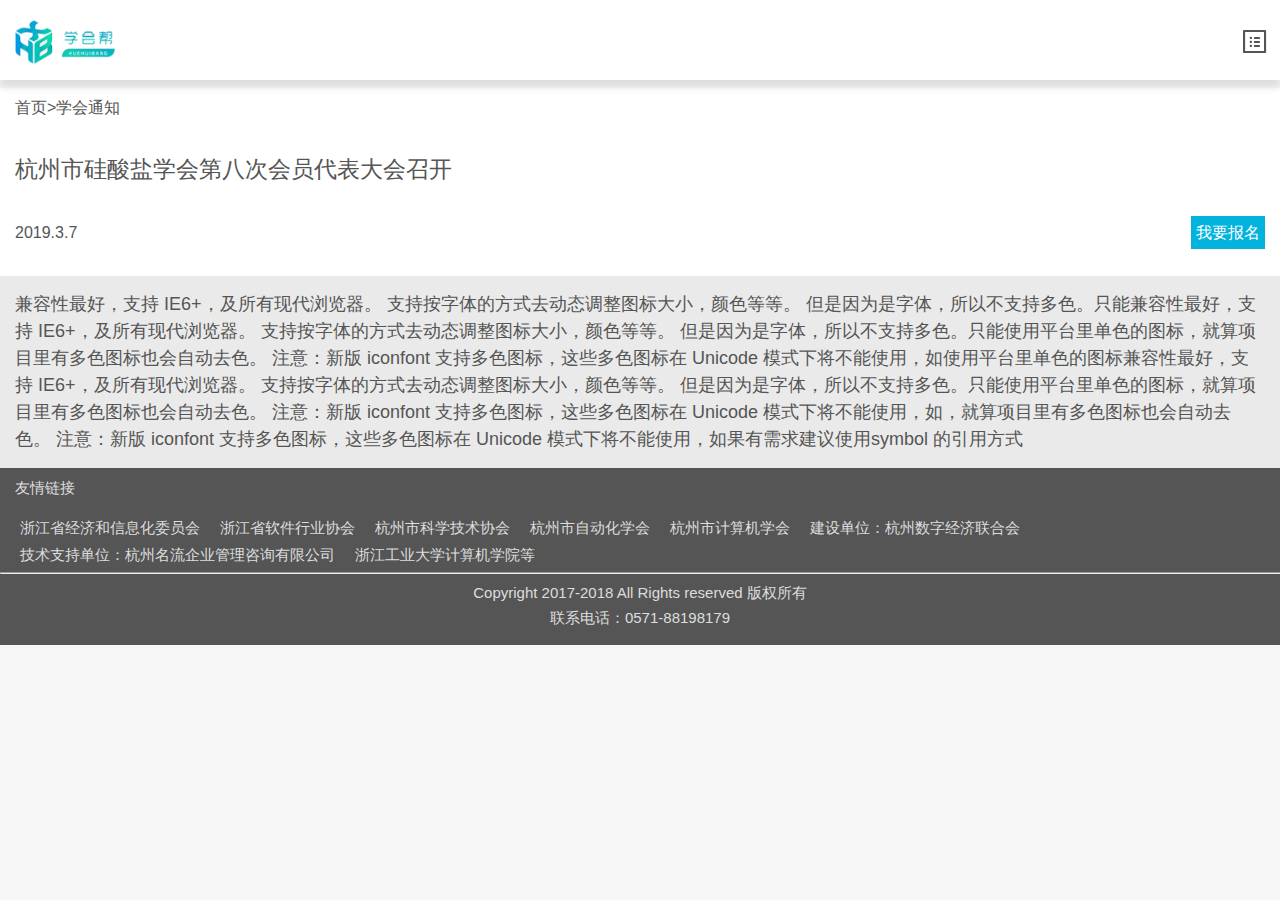
<file: wap/static/news_detail.html>
<!DOCTYPE html>
<html lang="en">
<head>
    <meta charset="UTF-8">
    <title>学会帮手机站</title>
    <meta name="viewport" content="width=device-width, initial-scale=1.0">
    <link rel="stylesheet" href="../css/base.css">
    <link rel="stylesheet" href="../css/index.css">
    <link rel="stylesheet" href="../css/news.css">
</head>
<body>
<header>
    <nav>
        <div class="head clearfix">
            <span><a href="../index.html"><img src="../images/index_logo.png" alt="logo"></a></span>
            <span id="btn"><span class="iconfont nav_show">&#xe793;</span></span>
        </div>
        <div class="nav">
            <hr>
            <ul>
                <li><a href="logup.html">登录</a></li>
                <li><a href="login.html">注册</a></li>
                <li><a href="#">学联体</a></li>
                <li><a href="#">会员桥</a></li>
                <li><a href="#">专家牛</a></li>
                <li><a href="#">创新吧</a></li>
                <li><a href="#">创业园</a></li>
                <li><a href="#">投融汇</a></li>
                <li><a href="#">竞技场</a></li>
                <li><a href="#">实训坊</a></li>
                <li><a href="#">个人中心</a></li>
            </ul>
        </div>
    </nav>
</header>
<div class="top"></div>
<section id="bgc">
    <p><a href="../index.html">首页</a>><a href="news_detail.html">学会通知</a></p>
    <p>杭州市硅酸盐学会第八次会员代表大会召开</p>
    <p><span>2019.3.7</span><span class="wybm"><a href="apply.html">我要报名</a></span></p>

</section>
<section>
    <div class="con">兼容性最好，支持 IE6+，及所有现代浏览器。
        支持按字体的方式去动态调整图标大小，颜色等等。
        但是因为是字体，所以不支持多色。只能兼容性最好，支持 IE6+，及所有现代浏览器。
        支持按字体的方式去动态调整图标大小，颜色等等。
        但是因为是字体，所以不支持多色。只能使用平台里单色的图标，就算项目里有多色图标也会自动去色。
        注意：新版 iconfont 支持多色图标，这些多色图标在 Unicode 模式下将不能使用，如使用平台里单色的图标兼容性最好，支持 IE6+，及所有现代浏览器。
        支持按字体的方式去动态调整图标大小，颜色等等。
        但是因为是字体，所以不支持多色。只能使用平台里单色的图标，就算项目里有多色图标也会自动去色。
        注意：新版 iconfont 支持多色图标，这些多色图标在 Unicode 模式下将不能使用，如，就算项目里有多色图标也会自动去色。
        注意：新版 iconfont 支持多色图标，这些多色图标在 Unicode 模式下将不能使用，如果有需求建议使用symbol 的引用方式</div>
</section>
<footer>
    <div class="footer clearfix">
        <span>友情链接</span>
        <ul>
            <li><a target="_blank" href="http://www.zjjxw.gov.cn/">浙江省经济和信息化委员会</a></li>
            <li><a target="_blank" href="http://www.zsia.org/">浙江省软件行业协会</a></li>
            <li><a target="_blank" href="http://www.hkx.org.cn/">杭州市科学技术协会</a></li>
            <li><a target="_blank" href="http://www.hkx.org.cn/xhjj/lxxh.asp?id=17">杭州市自动化学会</a></li>
            <li><a target="_blank" href="http://www.hzcf.org.cn/">杭州市计算机学会</a></li>
            <li><a target="_blank" href="http://183.136.177.31/">建设单位：杭州数字经济联合会</a></li>
            <li><a target="_blank" href="http://www.hzmingxing.com/">技术支持单位：杭州名流企业管理咨询有限公司</a></li>
            <li><a target="_blank" href="http://www.hzmingxing.com/">浙江工业大学计算机学院等</a></li>
        </ul>
        <hr />
        <p>Copyright 2017-2018 All Rights reserved 版权所有</p>
        <p>联系电话：0571-88198179</p>
    </div>
</footer>
<script src="../js/jquery-1.12.4.js"></script>
<script>
    $(function () {
        $("#btn").click(function () {
            $(".nav").slideToggle(300);
            $(".iconfont").toggleClass("red");
        })
    });
</script>
</body>
</html>
</file>
<file: wap/css/base.css>
@charset "utf-8";

/* 这个css是初始化的css */

/* 禁用iPhone中Safari的字号自动调整 */
html {
    -webkit-text-size-adjust: 100%;
    -ms-text-size-adjust: 100%;
    /* 解决IOS默认滑动很卡的情况 */
    /* -webkit-overflow-scrolling : touch; */
}

/* 禁止缩放表单 */
input[type="submit"], input[type="reset"], input[type="button"], input {
    resize: none;
    border: none;
}

/* 取消链接高亮 */
a {
    -webkit-tap-highlight-color: rgba(0, 0, 0, 0);
}

/* 设置HTML5元素为块 */
article, aside, details, figcaption, figure, footer, header, menu, nav, section {
    display: block;
}

/* 图片自适应 */
img {
    width: 100%;
    height: auto;
    width: auto\9; /* ie8 */
    display: block;
    -ms-interpolation-mode: bicubic;/*为了照顾ie图片缩放失真*/
}

/* 初始化 */
body, div, ul, li, ol, h1, h2, h3, h4, h5, h6, input, textarea, select, p, dl, dt, dd, a, img, button, form, table, th, tr, td, tbody, article, aside, details, figcaption, figure, footer, header, menu, nav, section {
    margin: 0;
    padding: 0;
}
body {
    font: 15px/1.5 'Microsoft YaHei','宋体', Tahoma, Arial, sans-serif;
    color: #555;
    background-color: #F7F7F7;
}
em, i {
    font-style: normal;
}
ul,li,ol{
    list-style-type: none;
}
strong {
    font-weight: normal;
}
.clearfix:after {
    content: "";
    display: block;
    visibility: hidden;
    height: 0;
    clear: both;
}
.clearfix {
    zoom: 1;
}
a {
    text-decoration: none;
    color: #969696;
    font-family: 'Microsoft YaHei', Tahoma, Arial, sans-serif;
}
a:hover {
    text-decoration: none;
}
h1, h2, h3, h4, h5, h6 {
    font-size: 100%;
    font-family: 'Microsoft YaHei';
}
img {
    border: none;
}
input{
    font-family: 'Microsoft YaHei';
}
/*单行溢出*/
.one-txt-cut{
    overflow: hidden;
    white-space: nowrap;
    text-overflow: ellipsis;
}
/*多行溢出 手机端使用*/
.txt-cut{
    overflow : hidden;
    text-overflow: ellipsis;
    display: -webkit-box;
    -webkit-line-clamp: 2;
    -webkit-box-orient: vertical;
}
.w50{
    width: 50%;
}
.w25{
    width: 25%;
}
.w20{
    width: 20%;
}
.w33{
    width: 33.333333%;
}
.fl{
    float: left;
}
.fr{
    float: right;
}
.db{
    display: block !important;
}
.dn{
    display: none;
}
</file>
<file: wap/css/index.css>
/***---header---***********/
/*icon*/
@font-face {
    font-family: 'iconfont';
    src: url('../font/iconfont.eot');
    src: url("../font/iconfont.eot?#iefix") format('embedded-opentype'),
    url('../font/iconfont.woff2') format('woff2'),
    url('../font/iconfont.woff') format('woff'),
    url('../font/iconfont.ttf') format('truetype'),
    url('../font/iconfont.svg#iconfont') format('svg');
}
.iconfont {
    font-family: "iconfont" !important;
    font-size: 15px;
    font-style: normal;
    -webkit-font-smoothing: antialiased;
    -moz-osx-font-smoothing: grayscale;
    color: #555555;
}
.nav_show{
    font-size: 30px;
}

.red{
    color: #02b3dd;
}
.head{
    width: 100%;
    height: 60px;
    padding-top: 20px;
    background: white;
    box-shadow: 0 7px 7px #dddddd;
    position: fixed;
    top: 0;
}
.head span:nth-child(1){
    height: 60px;
    width: 100px;
    display: block;
    float: left;
    margin-left: 15px;
}

.head span:nth-child(2){
    width: 30px;
    height: 30px;
    display: block;
    float: right;
    margin-right: 25px;
    cursor: pointer;
}
.nav{
    background: white;
    position: fixed;
    top: 60px;
    width: 100%;
    display: none;
}
.nav hr{
    color: #dddddd;
}
.nav ul{
    padding: 0 20px;
}
.nav ul li{
    height: 30px;
    line-height: 30px;
}
/****---section---***********/
.top{
    margin-top: 88px;
}
/*xhtz*/

.xhtz{
    height: 40px;
    width: 100%;
    background: #02b3dd;
    color: white;
}
.xhtz p{
    height: 40px;
    line-height: 40px;
    margin-left: 15px;
    font-size: 15px;
    width: 100px;
    float: left;
}
.xhtz span{
    display: block;
    width: 50px;
    text-align: center;
    float: right;
    line-height: 45px;
    margin-right: 10px;
}
.xhtz span a{
    color: white;
}
.xhtz_nr{
    height: auto;
    width: 100%;
    background: #ffffff;
    color: #555555;
}
.xhtz_nr ul{
    padding: 10px 17px;
}
.xhtz_nr ul li{
    height: 35px;
    line-height: 35px;
    overflow: hidden;
    text-overflow:ellipsis;
    white-space: nowrap;
}
.xhtz_nr ul li a{
    color: #555555;
}
.li_r{

    margin-right: 5px;
}
/*****footer********/
.footer{
    height: auto;
    width: 100%;
    background: #555555;
    padding-bottom: 13px;
    color: #dddddd;
}
.footer span{
    font-size: 15px;
    margin-left: 15px;
    height: 30px;
    display: block;
    line-height: 40px;
}
.footer a{
    color: #dddddd;
}
.footer ul{
    padding: 20px;
}
.footer ul li{
    float: left;
    line-height: 20px;
    height: 27px;
    padding-right: 20px;

}
.footer hr{
     width: 100%;
 }
.footer p{
    float: left;
    width: 100%;
    height: 25px;
    text-align: center;
}
</file>
<file: wap/font/demo.css>
/* Logo 字体 */
@font-face {
  font-family: "iconfont logo";
  src: url('https://at.alicdn.com/t/font_985780_km7mi63cihi.eot?t=1545807318834');
  src: url('https://at.alicdn.com/t/font_985780_km7mi63cihi.eot?t=1545807318834#iefix') format('embedded-opentype'),
    url('https://at.alicdn.com/t/font_985780_km7mi63cihi.woff?t=1545807318834') format('woff'),
    url('https://at.alicdn.com/t/font_985780_km7mi63cihi.ttf?t=1545807318834') format('truetype'),
    url('https://at.alicdn.com/t/font_985780_km7mi63cihi.svg?t=1545807318834#iconfont') format('svg');
}

.logo {
  font-family: "iconfont logo";
  font-size: 160px;
  font-style: normal;
  -webkit-font-smoothing: antialiased;
  -moz-osx-font-smoothing: grayscale;
}

/* tabs */
.nav-tabs {
  position: relative;
}

.nav-tabs .nav-more {
  position: absolute;
  right: 0;
  bottom: 0;
  height: 42px;
  line-height: 42px;
  color: #666;
}

#tabs {
  border-bottom: 1px solid #eee;
}

#tabs li {
  cursor: pointer;
  width: 100px;
  height: 40px;
  line-height: 40px;
  text-align: center;
  font-size: 16px;
  border-bottom: 2px solid transparent;
  position: relative;
  z-index: 1;
  margin-bottom: -1px;
  color: #666;
}


#tabs .active {
  border-bottom-color: #f00;
  color: #222;
}

.tab-container .content {
  display: none;
}

/* 页面布局 */
.main {
  padding: 30px 100px;
  width: 960px;
  margin: 0 auto;
}

.main .logo {
  color: #333;
  text-align: left;
  margin-bottom: 30px;
  line-height: 1;
  height: 110px;
  margin-top: -50px;
  overflow: hidden;
  *zoom: 1;
}

.main .logo a {
  font-size: 160px;
  color: #333;
}

.helps {
  margin-top: 40px;
}

.helps pre {
  padding: 20px;
  margin: 10px 0;
  border: solid 1px #e7e1cd;
  background-color: #fffdef;
  overflow: auto;
}

.icon_lists {
  width: 100% !important;
  overflow: hidden;
  *zoom: 1;
}

.icon_lists li {
  width: 100px;
  margin-bottom: 10px;
  margin-right: 20px;
  text-align: center;
  list-style: none !important;
  cursor: default;
}

.icon_lists li .code-name {
  line-height: 1.2;
}

.icon_lists .icon {
  display: block;
  height: 100px;
  line-height: 100px;
  font-size: 42px;
  margin: 10px auto;
  color: #333;
  -webkit-transition: font-size 0.25s linear, width 0.25s linear;
  -moz-transition: font-size 0.25s linear, width 0.25s linear;
  transition: font-size 0.25s linear, width 0.25s linear;
}

.icon_lists .icon:hover {
  font-size: 100px;
}

.icon_lists .svg-icon {
  /* 通过设置 font-size 来改变图标大小 */
  width: 1em;
  /* 图标和文字相邻时，垂直对齐 */
  vertical-align: -0.15em;
  /* 通过设置 color 来改变 SVG 的颜色/fill */
  fill: currentColor;
  /* path 和 stroke 溢出 viewBox 部分在 IE 下会显示
      normalize.css 中也包含这行 */
  overflow: hidden;
}

.icon_lists li .name,
.icon_lists li .code-name {
  color: #666;
}

/* markdown 样式 */
.markdown {
  color: #666;
  font-size: 14px;
  line-height: 1.8;
}

.highlight {
  line-height: 1.5;
}

.markdown img {
  vertical-align: middle;
  max-width: 100%;
}

.markdown h1 {
  color: #404040;
  font-weight: 500;
  line-height: 40px;
  margin-bottom: 24px;
}

.markdown h2,
.markdown h3,
.markdown h4,
.markdown h5,
.markdown h6 {
  color: #404040;
  margin: 1.6em 0 0.6em 0;
  font-weight: 500;
  clear: both;
}

.markdown h1 {
  font-size: 28px;
}

.markdown h2 {
  font-size: 22px;
}

.markdown h3 {
  font-size: 16px;
}

.markdown h4 {
  font-size: 14px;
}

.markdown h5 {
  font-size: 12px;
}

.markdown h6 {
  font-size: 12px;
}

.markdown hr {
  height: 1px;
  border: 0;
  background: #e9e9e9;
  margin: 16px 0;
  clear: both;
}

.markdown p {
  margin: 1em 0;
}

.markdown>p,
.markdown>blockquote,
.markdown>.highlight,
.markdown>ol,
.markdown>ul {
  width: 80%;
}

.markdown ul>li {
  list-style: circle;
}

.markdown>ul li,
.markdown blockquote ul>li {
  margin-left: 20px;
  padding-left: 4px;
}

.markdown>ul li p,
.markdown>ol li p {
  margin: 0.6em 0;
}

.markdown ol>li {
  list-style: decimal;
}

.markdown>ol li,
.markdown blockquote ol>li {
  margin-left: 20px;
  padding-left: 4px;
}

.markdown code {
  margin: 0 3px;
  padding: 0 5px;
  background: #eee;
  border-radius: 3px;
}

.markdown strong,
.markdown b {
  font-weight: 600;
}

.markdown>table {
  border-collapse: collapse;
  border-spacing: 0px;
  empty-cells: show;
  border: 1px solid #e9e9e9;
  width: 95%;
  margin-bottom: 24px;
}

.markdown>table th {
  white-space: nowrap;
  color: #333;
  font-weight: 600;
}

.markdown>table th,
.markdown>table td {
  border: 1px solid #e9e9e9;
  padding: 8px 16px;
  text-align: left;
}

.markdown>table th {
  background: #F7F7F7;
}

.markdown blockquote {
  font-size: 90%;
  color: #999;
  border-left: 4px solid #e9e9e9;
  padding-left: 0.8em;
  margin: 1em 0;
}

.markdown blockquote p {
  margin: 0;
}

.markdown .anchor {
  opacity: 0;
  transition: opacity 0.3s ease;
  margin-left: 8px;
}

.markdown .waiting {
  color: #ccc;
}

.markdown h1:hover .anchor,
.markdown h2:hover .anchor,
.markdown h3:hover .anchor,
.markdown h4:hover .anchor,
.markdown h5:hover .anchor,
.markdown h6:hover .anchor {
  opacity: 1;
  display: inline-block;
}

.markdown>br,
.markdown>p>br {
  clear: both;
}


.hljs {
  display: block;
  background: white;
  padding: 0.5em;
  color: #333333;
  overflow-x: auto;
}

.hljs-comment,
.hljs-meta {
  color: #969896;
}

.hljs-string,
.hljs-variable,
.hljs-template-variable,
.hljs-strong,
.hljs-emphasis,
.hljs-quote {
  color: #df5000;
}

.hljs-keyword,
.hljs-selector-tag,
.hljs-type {
  color: #a71d5d;
}

.hljs-literal,
.hljs-symbol,
.hljs-bullet,
.hljs-attribute {
  color: #0086b3;
}

.hljs-section,
.hljs-name {
  color: #63a35c;
}

.hljs-tag {
  color: #333333;
}

.hljs-title,
.hljs-attr,
.hljs-selector-id,
.hljs-selector-class,
.hljs-selector-attr,
.hljs-selector-pseudo {
  color: #795da3;
}

.hljs-addition {
  color: #55a532;
  background-color: #eaffea;
}

.hljs-deletion {
  color: #bd2c00;
  background-color: #ffecec;
}

.hljs-link {
  text-decoration: underline;
}

/* 代码高亮 */
/* PrismJS 1.15.0
https://prismjs.com/download.html#themes=prism&languages=markup+css+clike+javascript */
/**
 * prism.js default theme for JavaScript, CSS and HTML
 * Based on dabblet (http://dabblet.com)
 * @author Lea Verou
 */
code[class*="language-"],
pre[class*="language-"] {
  color: black;
  background: none;
  text-shadow: 0 1px white;
  font-family: Consolas, Monaco, 'Andale Mono', 'Ubuntu Mono', monospace;
  text-align: left;
  white-space: pre;
  word-spacing: normal;
  word-break: normal;
  word-wrap: normal;
  line-height: 1.5;

  -moz-tab-size: 4;
  -o-tab-size: 4;
  tab-size: 4;

  -webkit-hyphens: none;
  -moz-hyphens: none;
  -ms-hyphens: none;
  hyphens: none;
}

pre[class*="language-"]::-moz-selection,
pre[class*="language-"] ::-moz-selection,
code[class*="language-"]::-moz-selection,
code[class*="language-"] ::-moz-selection {
  text-shadow: none;
  background: #b3d4fc;
}

pre[class*="language-"]::selection,
pre[class*="language-"] ::selection,
code[class*="language-"]::selection,
code[class*="language-"] ::selection {
  text-shadow: none;
  background: #b3d4fc;
}

@media print {

  code[class*="language-"],
  pre[class*="language-"] {
    text-shadow: none;
  }
}

/* Code blocks */
pre[class*="language-"] {
  padding: 1em;
  margin: .5em 0;
  overflow: auto;
}

:not(pre)>code[class*="language-"],
pre[class*="language-"] {
  background: #f5f2f0;
}

/* Inline code */
:not(pre)>code[class*="language-"] {
  padding: .1em;
  border-radius: .3em;
  white-space: normal;
}

.token.comment,
.token.prolog,
.token.doctype,
.token.cdata {
  color: slategray;
}

.token.punctuation {
  color: #999;
}

.namespace {
  opacity: .7;
}

.token.property,
.token.tag,
.token.boolean,
.token.number,
.token.constant,
.token.symbol,
.token.deleted {
  color: #905;
}

.token.selector,
.token.attr-name,
.token.string,
.token.char,
.token.builtin,
.token.inserted {
  color: #690;
}

.token.operator,
.token.entity,
.token.url,
.language-css .token.string,
.style .token.string {
  color: #9a6e3a;
  background: hsla(0, 0%, 100%, .5);
}

.token.atrule,
.token.attr-value,
.token.keyword {
  color: #07a;
}

.token.function,
.token.class-name {
  color: #DD4A68;
}

.token.regex,
.token.important,
.token.variable {
  color: #e90;
}

.token.important,
.token.bold {
  font-weight: bold;
}

.token.italic {
  font-style: italic;
}

.token.entity {
  cursor: help;
}
</file>
<file: wap/font/iconfont.css>
@font-face {font-family: "iconfont";
  src: url('iconfont.eot?t=1551921438580'); /* IE9 */
  src: url('iconfont.eot?t=1551921438580#iefix') format('embedded-opentype'), /* IE6-IE8 */
  url('[data-uri]') format('woff2'),
  url('iconfont.woff?t=1551921438580') format('woff'),
  url('iconfont.ttf?t=1551921438580') format('truetype'), /* chrome, firefox, opera, Safari, Android, iOS 4.2+ */
  url('iconfont.svg?t=1551921438580#iconfont') format('svg'); /* iOS 4.1- */
}

.iconfont {
  font-family: "iconfont" !important;
  font-size: 16px;
  font-style: normal;
  -webkit-font-smoothing: antialiased;
  -moz-osx-font-smoothing: grayscale;
}

.icon-down-circle:before {
  content: "\e77f";
}

.icon-detail:before {
  content: "\e793";
}

.icon-user:before {
  content: "\e7ae";
}

.icon-right:before {
  content: "\e7eb";
}

.icon-detail-fill:before {
  content: "\e850";
}
</file>
<file: wap/css/news.css>
#bgc{
    background: white;
    padding-left: 15px;
    padding-right: 15px;
}
section p:nth-child(1){
      height: 35px;
      line-height: 40px;
      font-size: 16px;

  }
section p:nth-child(2){
    height: auto;
    line-height: 33px;
    font-size: 23px;
    margin-top: 30px;
    width: 100%;
    word-wrap:break-word
}
section p:nth-child(3){
    height: 60px;
    line-height: 33px;
    font-size: 16px;
    margin-top: 30px;
    word-wrap:break-word
}
#bgc span{
    display: block;
}
#bgc span:nth-child(1){
    float: left;
}
#bgc .wybm{
    float: right;
    background:#02b3dd ;
    padding: 0 5px;
    color: white;
}
#bgc span:nth-child(2) a{

    color: white;
}
#bgc p a{
    color: #555555;
}
.con{
    height: auto;
    width: auto;
    background: #eaeaea;
    padding: 15px;
    font-size: 18px;
}
</file>
<file: wap/css/apply.css>
#bgc .xz{
    font-size: 20px;
    height: auto;
    padding: 15px;
    margin-bottom: 50px;
}
input[type="checkbox"]{
    width: 18px;
    height: 18px;
}
.zt{
    font-size: 15px;
}
.form{
    height: 100px;
    line-height: 100px;
}
.form p{
    float: left;
    margin-right: 50px;
}
#btn1{
    display: block;
    height: 30px;
    width: auto;
    background: #02b3dd;
    color: white;
    padding: 0 10px;
}
.more_list{
    padding-top: 20px;
    padding-bottom: 20px;

}
.more_list li{
    margin-left: 15px;
    height: 35px;
    line-height: 35px;
    font-size: 20px;
    overflow: hidden;
    text-overflow:ellipsis;
    white-space: nowrap;
}
</file>
<file: wap/css/login.css>
.login{
    padding: 15px;
    width: auto;
    height: auto;
}
.login div{
    height: 40px;
    line-height: 30px;
}
input{
    width: 40%;
    height: 25px;
}
label{
    margin-right: 20px;
}
.hqyzm{
    background: #cccccc;
    color: #333333;
}
.dlzc{
    width: 100%;
    height: 100px;
    line-height: 100px;
    text-align: center;
    font-size: 30px;
    color: #02b3dd;
}
.anniu{
    width: 50px;
    height: 30px;

}
</file>
